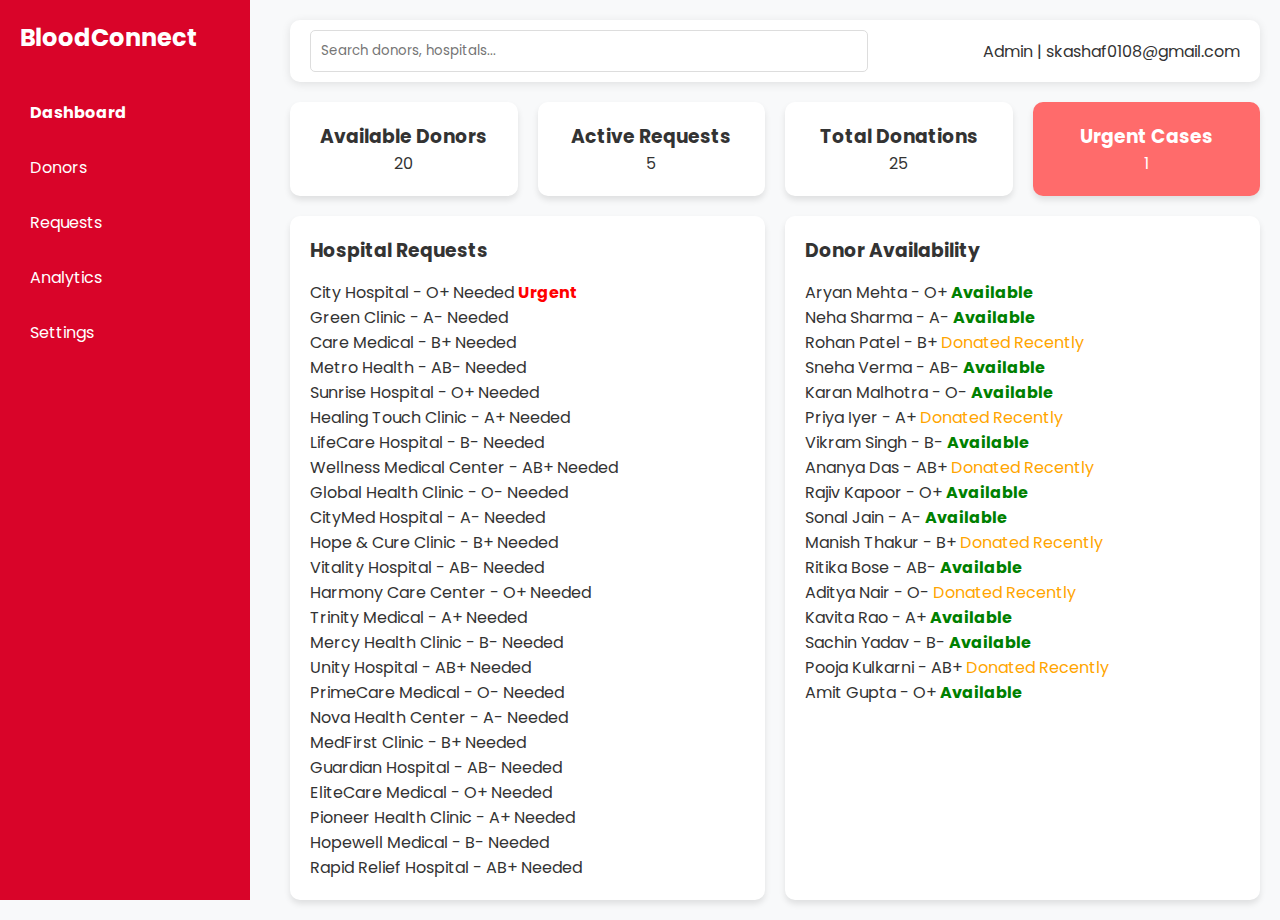
<file: RaktMitra/dashboard/dashboard.html>
<!DOCTYPE html>
<html lang="en">
<head>
    <meta charset="UTF-8">
    <meta name="viewport" content="width=device-width, initial-scale=1.0">
    <title>BloodConnect Dashboard</title>
    <link href="https://fonts.googleapis.com/css2?family=Poppins:wght@300;400;600&display=swap" rel="stylesheet">
    <link rel="stylesheet" href="dashboard.css"> <!-- Linking external CSS -->
</head>
<body>

    <div class="sidebar">
        <h2>BloodConnect</h2>
        <ul>
            <li class="active">Dashboard</li>
            <li>Donors</li>
            <li>Requests</li>
            <li>Analytics</li>
            <li>Settings</li>
        </ul>
    </div>

    <div class="main-content">
        <div class="topbar">
            <input type="text" placeholder="Search donors, hospitals...">
            <span>Admin | skashaf0108@gmail.com</span>
        </div>

        <div class="cards">
            <div class="card">
                <h3>Available Donors</h3>
                <p>20</p>
            </div>
            <div class="card">
                <h3>Active Requests</h3>
                <p>5</p>
            </div>
            <div class="card">
                <h3>Total Donations</h3>
                <p>25</p>
            </div>
            <div class="card urgent">
                <h3>Urgent Cases</h3>
                <p>1</p>
            </div>
        </div>

        <div class="sections">
            <div class="section">
                <h3>Hospital Requests</h3>
                <p>City Hospital - O+ Needed <span class="urgent-text">Urgent</span></p>
                <p>Green Clinic - A- Needed</p>
                <p>Care Medical - B+ Needed</p>
                <p>Metro Health - AB- Needed</p>
                <p>Sunrise Hospital - O+ Needed</p>
<p>Healing Touch Clinic - A+ Needed</p>
<p>LifeCare Hospital - B- Needed</p>
<p>Wellness Medical Center - AB+ Needed</p>
<p>Global Health Clinic - O- Needed</p>
<p>CityMed Hospital - A- Needed</p>
<p>Hope & Cure Clinic - B+ Needed</p>
<p>Vitality Hospital - AB- Needed</p>
<p>Harmony Care Center - O+ Needed</p>
<p>Trinity Medical - A+ Needed</p>
<p>Mercy Health Clinic - B- Needed</p>
<p>Unity Hospital - AB+ Needed</p>
<p>PrimeCare Medical - O- Needed</p>
<p>Nova Health Center - A- Needed</p>
<p>MedFirst Clinic - B+ Needed</p>
<p>Guardian Hospital - AB- Needed</p>
<p>EliteCare Medical - O+ Needed</p>
<p>Pioneer Health Clinic - A+ Needed</p>
<p>Hopewell Medical - B- Needed</p>
<p>Rapid Relief Hospital - AB+ Needed</p>
 
            </div>

            <div class="section">
                <h3>Donor Availability</h3>
                <p>Aryan Mehta - O+ <span class="status">Available</span></p>
<p>Neha Sharma - A- <span class="status">Available</span></p>
<p>Rohan Patel - B+ <span class="donated">Donated Recently</span></p>
<p>Sneha Verma - AB- <span class="status">Available</span></p>
<p>Karan Malhotra - O- <span class="status">Available</span></p>
<p>Priya Iyer - A+ <span class="donated">Donated Recently</span></p>
<p>Vikram Singh - B- <span class="status">Available</span></p>
<p>Ananya Das - AB+ <span class="donated">Donated Recently</span></p>
<p>Rajiv Kapoor - O+ <span class="status">Available</span></p>
<p>Sonal Jain - A- <span class="status">Available</span></p>
<p>Manish Thakur - B+ <span class="donated">Donated Recently</span></p>
<p>Ritika Bose - AB- <span class="status">Available</span></p>
<p>Aditya Nair - O- <span class="donated">Donated Recently</span></p>
<p>Kavita Rao - A+ <span class="status">Available</span></p>
<p>Sachin Yadav - B- <span class="status">Available</span></p>
<p>Pooja Kulkarni - AB+ <span class="donated">Donated Recently</span></p>
<p>Amit Gupta - O+ <span class="status">Available</span></p>
<p

            >
        </div>
    </div>

</body>
</html>
</file>
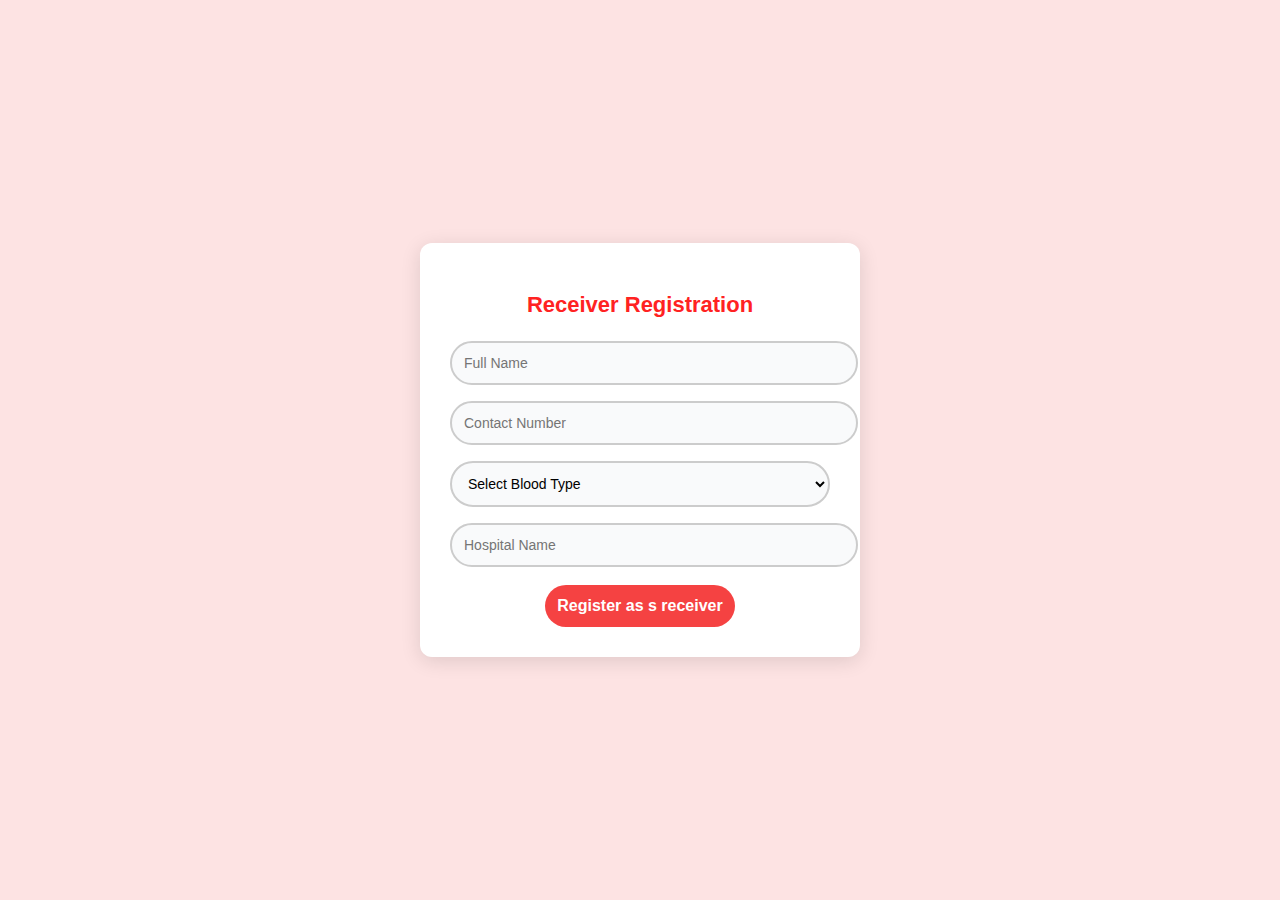
<file: RaktMitra/forms/doctor.html>
<!DOCTYPE html>
<html lang="en">
<head>
    <meta charset="UTF-8">
    <meta name="viewport" content="width=device-width, initial-scale=1.0">
    <title>Donor Registration</title>
    <link rel="stylesheet" href="doctor.css">
</head>
<body>
    <div class="container">
       
        <h2>Receiver Registration</h2>
        <form>
            <input type="text" placeholder="Full Name" required>
            <input type="tel" placeholder="Contact Number" required>
            
            <select required>
                <option value="" disabled selected>Select Blood Type</option>
                <option value="A+">A+</option>
                <option value="A-">A-</option>
                <option value="B+">B+</option>
                <option value="B-">B-</option>
                <option value="O+">O+</option>
                <option value="O-">O-</option>
                <option value="AB+">AB+</option>
                <option value="AB-">AB-</option>
            </select>

            <input type="text" placeholder="Hospital Name" required>

            <button type="submit">Register as s receiver</button>
        </form>
    </div>
</body>
</html>
</file>
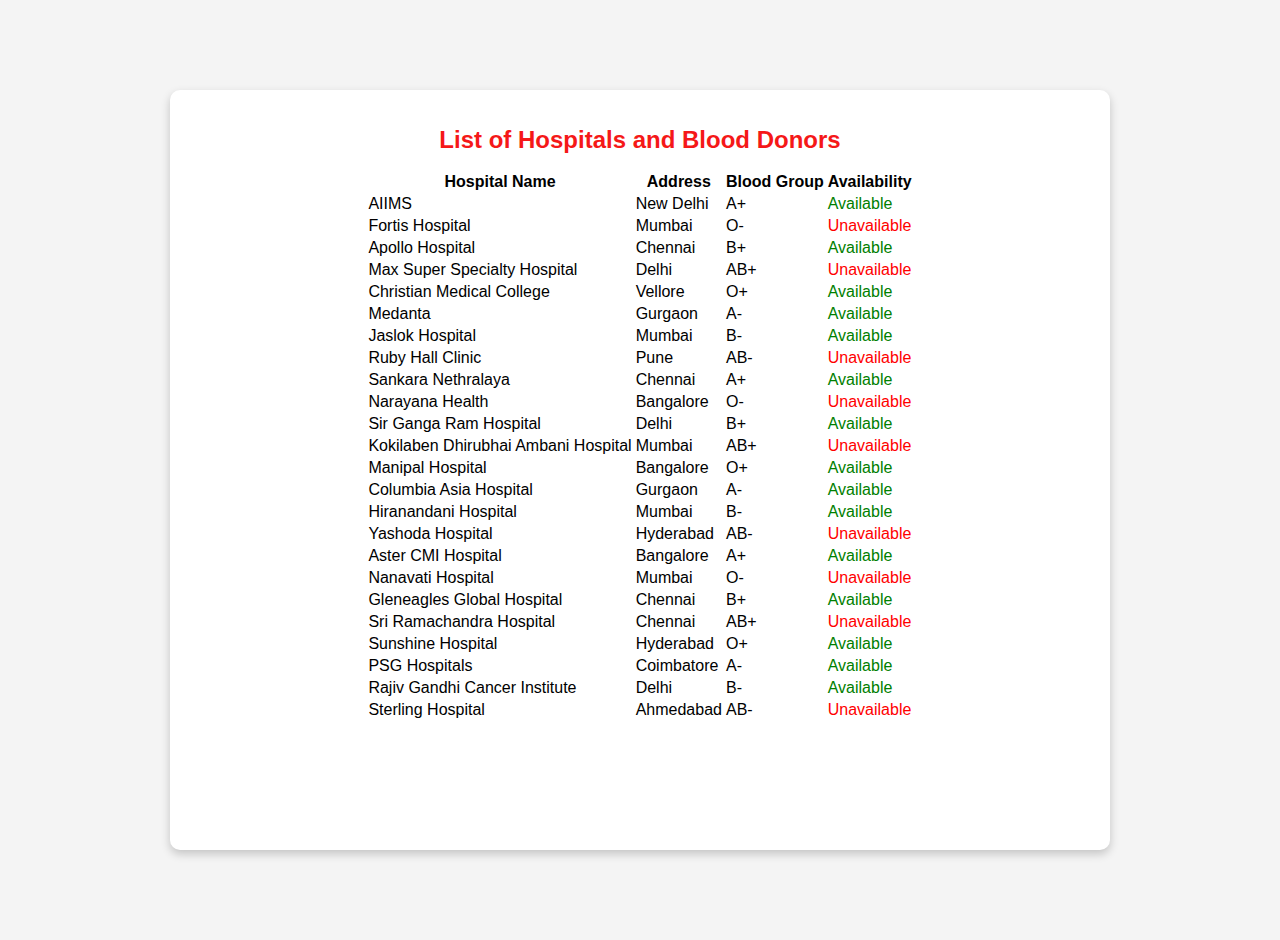
<file: RaktMitra/hospital/hospital.html>
<!DOCTYPE html>
<html lang="en">
<head>
    <meta charset="UTF-8">
    <meta name="viewport" content="width=device-width, initial-scale=1.0">
    <title>Hospital Donor List</title>
    <link rel="stylesheet" href="hospital.css">
</head>
<body>
    <div class="container">
        <h1>List of Hospitals and Blood Donors</h1>
        <table>
            <tr>
                <th>Hospital Name</th>
                <th>Address</th>
                <th>Blood Group</th>
                <th>Availability</th>
            </tr>
            <tr><td>AIIMS</td><td>New Delhi</td><td>A+</td><td class="available">Available</td></tr>
            <tr><td>Fortis Hospital</td><td>Mumbai</td><td>O-</td><td class="unavailable">Unavailable</td></tr>
            <tr><td>Apollo Hospital</td><td>Chennai</td><td>B+</td><td class="available">Available</td></tr>
            <tr><td>Max Super Specialty Hospital</td><td>Delhi</td><td>AB+</td><td class="unavailable">Unavailable</td></tr>
            <tr><td>Christian Medical College</td><td>Vellore</td><td>O+</td><td class="available">Available</td></tr>
            <tr><td>Medanta</td><td>Gurgaon</td><td>A-</td><td class="available">Available</td></tr>
            <tr><td>Jaslok Hospital</td><td>Mumbai</td><td>B-</td><td class="available">Available</td></tr>
            <tr><td>Ruby Hall Clinic</td><td>Pune</td><td>AB-</td><td class="unavailable">Unavailable</td></tr>
            <tr><td>Sankara Nethralaya</td><td>Chennai</td><td>A+</td><td class="available">Available</td></tr>
            <tr><td>Narayana Health</td><td>Bangalore</td><td>O-</td><td class="unavailable">Unavailable</td></tr>
            <tr><td>Sir Ganga Ram Hospital</td><td>Delhi</td><td>B+</td><td class="available">Available</td></tr>
            <tr><td>Kokilaben Dhirubhai Ambani Hospital</td><td>Mumbai</td><td>AB+</td><td class="unavailable">Unavailable</td></tr>
            <tr><td>Manipal Hospital</td><td>Bangalore</td><td>O+</td><td class="available">Available</td></tr>
            <tr><td>Columbia Asia Hospital</td><td>Gurgaon</td><td>A-</td><td class="available">Available</td></tr>
            <tr><td>Hiranandani Hospital</td><td>Mumbai</td><td>B-</td><td class="available">Available</td></tr>
            <tr><td>Yashoda Hospital</td><td>Hyderabad</td><td>AB-</td><td class="unavailable">Unavailable</td></tr>
            <tr><td>Aster CMI Hospital</td><td>Bangalore</td><td>A+</td><td class="available">Available</td></tr>
            <tr><td>Nanavati Hospital</td><td>Mumbai</td><td>O-</td><td class="unavailable">Unavailable</td></tr>
            <tr><td>Gleneagles Global Hospital</td><td>Chennai</td><td>B+</td><td class="available">Available</td></tr>
            <tr><td>Sri Ramachandra Hospital</td><td>Chennai</td><td>AB+</td><td class="unavailable">Unavailable</td></tr>
            <tr><td>Sunshine Hospital</td><td>Hyderabad</td><td>O+</td><td class="available">Available</td></tr>
            <tr><td>PSG Hospitals</td><td>Coimbatore</td><td>A-</td><td class="available">Available</td></tr>
            <tr><td>Rajiv Gandhi Cancer Institute</td><td>Delhi</td><td>B-</td><td class="available">Available</td></tr>
            <tr><td>Sterling Hospital</td><td>Ahmedabad</td><td>AB-</td><td class="unavailable">Unavailable</td></tr>
        </table>
    </div>
</body>
</html>
</file>
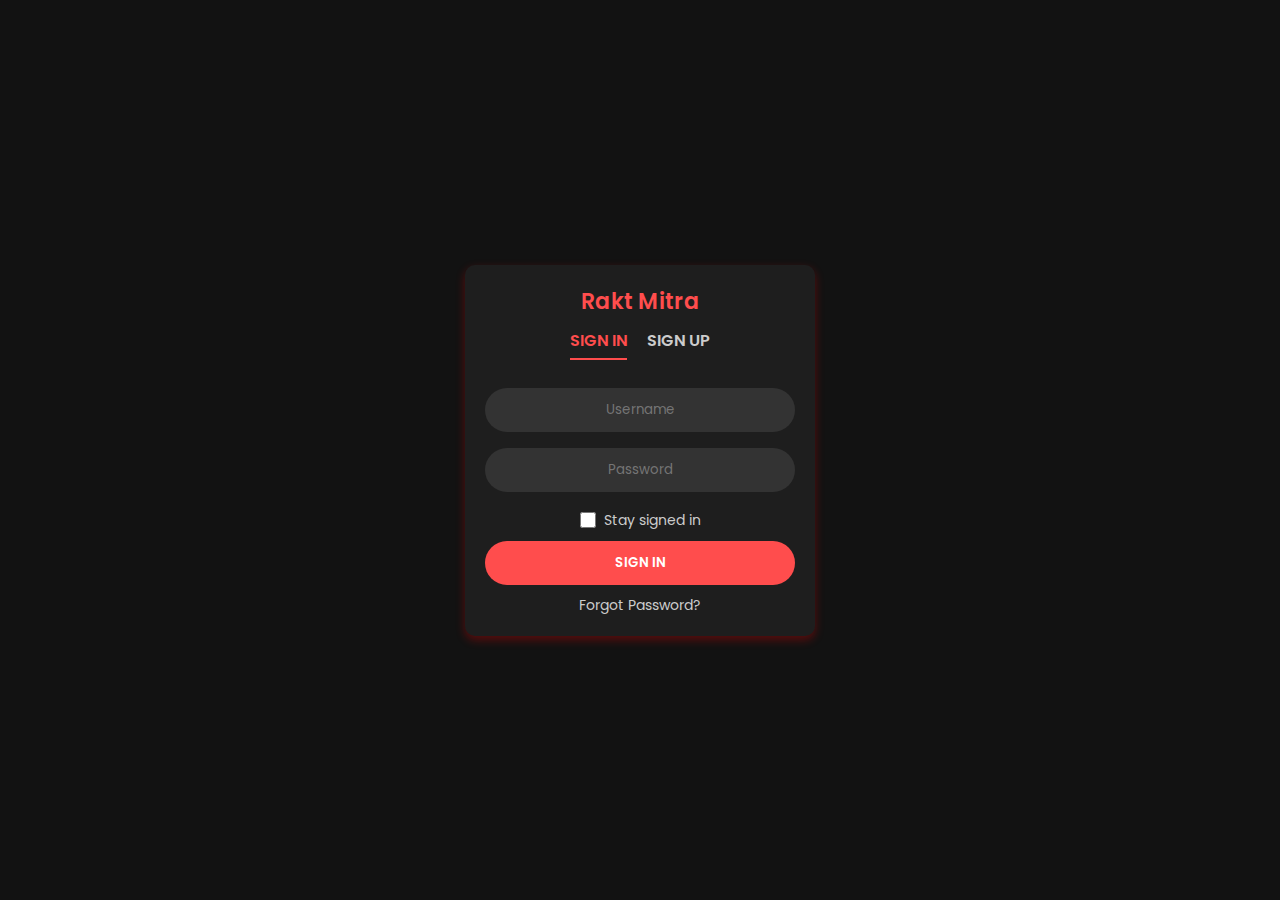
<file: RaktMitra/register/register.html>
<!DOCTYPE html>
<html lang="en">
<head>
    <meta charset="UTF-8">
    <meta name="viewport" content="width=device-width, initial-scale=1.0">
    <title>Login</title>
    <link rel="stylesheet" href="register.css">
</head>
<body>

    <div class="login-container">
        <h2 class="logo">Rakt Mitra</h2>
        <div class="tabs">
            <a href="#" class="active">SIGN IN</a>
            <a href="#">SIGN UP</a>
        </div>
        <form>
            <input type="text" placeholder="Username" required>
            <input type="password" placeholder="Password" required>
            <div class="remember">
                <input type="checkbox" id="stay-signed-in">
                <label for="stay-signed-in">Stay signed in</label>
            </div>
           <a href="/CardVIew/select.html"><button type="button">SIGN IN</button></a>
        </form>
        <a href="#" class="forgot-password">Forgot Password?</a>
    </div>
   
</body>
</html>
</file>
<file: RaktMitra/dashboard/dashboard.css>
/* Global Styles */
* {
    margin: 0;
    padding: 0;
    box-sizing: border-box;
    font-family: 'Poppins', sans-serif;
}

body {
    display: flex;
    background: #f8f9fa;
    color: #333;
}

/* Sidebar */
.sidebar {
    width: 250px;
    height: 100vh;
    background: #d90429;
    padding: 20px;
    color: white;
    position: fixed;
}

.sidebar h2 {
    font-size: 24px;
    margin-bottom: 30px;
}

.sidebar ul {
    list-style: none;
}

.sidebar ul li {
    padding: 15px 10px;
    cursor: pointer;
    transition: 0.3s;
}

.sidebar ul li:hover {
    background: rgba(255, 255, 255, 0.2);
    border-radius: 5px;
}

.sidebar ul li.active {
    font-weight: bold;
}

/* Main Content */
.main-content {
    margin-left: 270px;
    padding: 20px;
    width: calc(100% - 270px);
}

/* Top Bar */
.topbar {
    display: flex;
    justify-content: space-between;
    align-items: center;
    padding: 10px 20px;
    background: white;
    border-radius: 10px;
    box-shadow: 0 2px 10px rgba(0, 0, 0, 0.1);
}

.topbar input {
    padding: 10px;
    width: 60%;
    border: 1px solid #ddd;
    border-radius: 5px;
}

/* Cards */
.cards {
    display: flex;
    gap: 20px;
    margin-top: 20px;
}

.card {
    flex: 1;
    padding: 20px;
    text-align: center;
    border-radius: 10px;
    background: white;
    box-shadow: 0 4px 6px rgba(0, 0, 0, 0.1);
    transition: 0.3s;
}

.card:hover {
    transform: scale(1.05);
}

.urgent {
    background: #ff6b6b;
    color: white;
}

/* Sections */
.sections {
    display: flex;
    margin-top: 20px;
    gap: 20px;
}

.section {
    flex: 1;
    background: white;
    padding: 20px;
    border-radius: 10px;
    box-shadow: 0 4px 6px rgba(0, 0, 0, 0.1);
}

.section h3 {
    margin-bottom: 15px;
}

/* Status Styling */
.status {
    font-weight: bold;
    color: green;
}

.urgent-text {
    color: red;
    font-weight: bold;
}

.donated {
    color: orange;
}
</file>
<file: RaktMitra/forms/doctor.css>
/* Light blue hospital theme */
body {
    background: #fde3e3;
    font-family: 'Poppins', sans-serif;
    display: flex;
    justify-content: center;
    align-items: center;
    height: 100vh;
    margin: 0;
}

/* Form Container */
.container {
    background: #fff;
    padding: 30px;
    border-radius: 12px;
    box-shadow: 0px 4px 20px rgba(0, 0, 0, 0.12);
    width: 380px;
    text-align: center;
}

/* Donor Icon */
.profile-icon img {
    width: 80px;
    height: 80px;
    border-radius: 50%;
    background: #42A5F5;
    padding: 10px;
    margin-bottom: 10px;
}

/* Heading */
h2 {
    color: #ff2222;
    margin-bottom: 15px;
    font-size: 22px;
    font-weight: 600;
}

/* Input Fields */
input, select {
    width: 100%;
    padding: 12px;
    margin: 8px 0;
    border: 2px solid #ccc;
    border-radius: 30px;
    font-size: 14px;
    background: #F9FAFB;
    outline: none;
    transition: 0.3s;
}

/* Input Focus Effect */
input:focus, select:focus {
    border-color: #42A5F5;
    box-shadow: 0px 0px 5px rgba(66, 165, 245, 0.5);
}

/* Register Button */
button {
    width: 50%;
    background: #f54242;
    color: white;
    border: none;
    padding: 12px;
    border-radius: 30px;
    font-size: 16px;
    font-weight: 600;
    cursor: pointer;
    margin-top: 10px;
    transition: 0.3s;
}

button:hover {
    background: #1E88E5;
    transform: scale(1.02);
}

/* Responsive Design */
@media (max-width: 480px) {
    .container {
        width: 90%;
    }
}
</file>
<file: RaktMitra/hospital/hospital.css>
body {
    font-family: Arial, sans-serif;
    background-color: #f4f4f4;
    margin: 0;
    padding: 20px;
    display: flex;
    justify-content: center;
    align-items: center;
    height: 100vh;
}

.container {
    max-width: 900px;
    width: 100%;
    height: 80vh;
    background: white;
    padding: 20px;
    border-radius: 10px;
    box-shadow: 0 4px 10px rgba(0, 0, 0, 0.2);
    overflow-y: auto;
    display: flex;
    flex-direction: column;
    align-items: center;
}

h1 {
    text-align: center;
    color: #f51818;
    font-size: 24px;
}

.hospital-list {
    list-style: none;
    padding: 0;
    max-height: 100%;
    width: 100%;
    display: flex;
    flex-direction: column;
    align-items: center;
}

.hospital-item {
    background: #fff;
    margin: 10px 0;
    padding: 15px;
    border-radius: 8px;
    box-shadow: 0 2px 5px rgba(0, 0, 0, 0.1);
    border-left: 5px solid #d9534f;
    display: flex;
    flex-direction: column;
    width: 80%;
    text-align: center;
}

.hospital-name {
    font-size: 18px;
    font-weight: bold;
    color: #333;
    margin-bottom: 5px;
}

.hospital-address {
    font-size: 14px;
    color: #666;
    margin-bottom: 5px;
}

.blood-group {
    font-weight: bold;
    color: #d9534f;
    font-size: 16px;
}

.availability {
    font-weight: bold;
}

.available {
    color: green;
}

.unavailable {
    color: red;
}
</file>
<file: RaktMitra/register/register.css>
/* Google Font */
@import url('https://fonts.googleapis.com/css2?family=Poppins:wght@300;400;600&display=swap');

* {
    margin: 0;
    padding: 0;
    box-sizing: border-box;
    font-family: 'Poppins', sans-serif;
}

body {
    background: #121212;
    display: flex;
    align-items: center;
    justify-content: center;
    height: 100vh;
}

.login-container {
    background: #1e1e1e;
    width: 350px;
    padding: 20px;
    border-radius: 10px;
    box-shadow: 0px 4px 10px rgba(255, 0, 0, 0.3);
    text-align: center;
}

.logo {
    color: #ff4d4d;
    font-size: 22px;
    font-weight: 600;
    margin-bottom: 10px;
}

.tabs {
    display: flex;
    justify-content: center;
    gap: 20px;
    margin-bottom: 20px;
}

.tabs a {
    color: #ccc;
    text-decoration: none;
    font-weight: 600;
    padding-bottom: 5px;
    transition: 0.3s;
}

.tabs a.active,
.tabs a:hover {
    color: #ff4d4d;
    border-bottom: 2px solid #ff4d4d;
}

form input {
    width: 100%;
    padding: 12px;
    margin: 8px 0;
    border: none;
    border-radius: 30px;
    background: #333;
    color: #fff;
    text-align: center;
}

.remember {
    display: flex;
    align-items: center;
    justify-content: center;
    gap: 8px;
    color: #ccc;
    font-size: 14px;
    margin: 10px 0;
}

.remember input {
    width: 16px;
    height: 16px;
    margin: 0;
}

button {
    width: 100%;
    padding: 12px;
    border: none;
    border-radius: 30px;
    background: #ff4d4d;
    color: #fff;
    font-weight: 600;
    cursor: pointer;
    transition: 0.3s;
}

button:hover {
    background: #cc0000;
}

.forgot-password {
    display: block;
    margin-top: 10px;
    color: #ccc;
    font-size: 14px;
    text-decoration: none;
}

.forgot-password:hover {
    color: #ff4d4d;
}

/* Responsive */
@media (max-width: 400px) {
    .login-container {
        width: 90%;
    }
}
</file>
